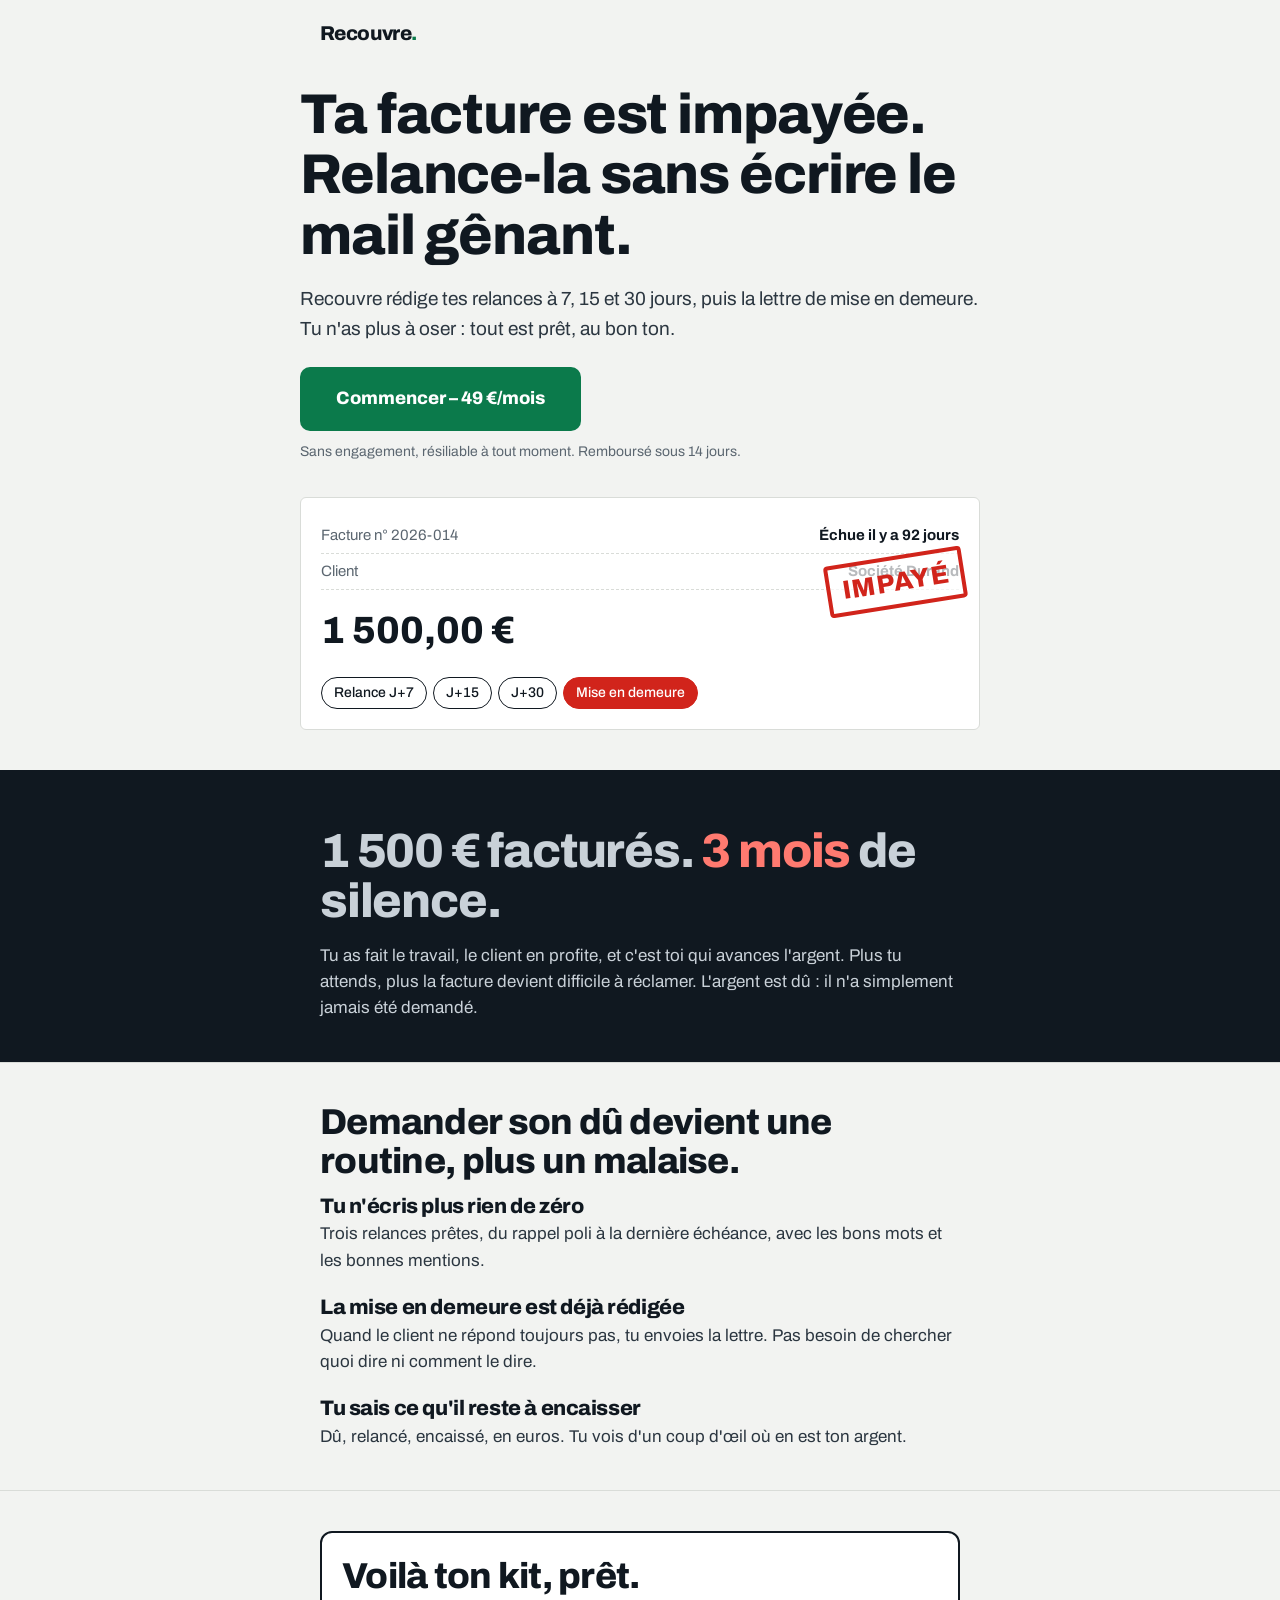
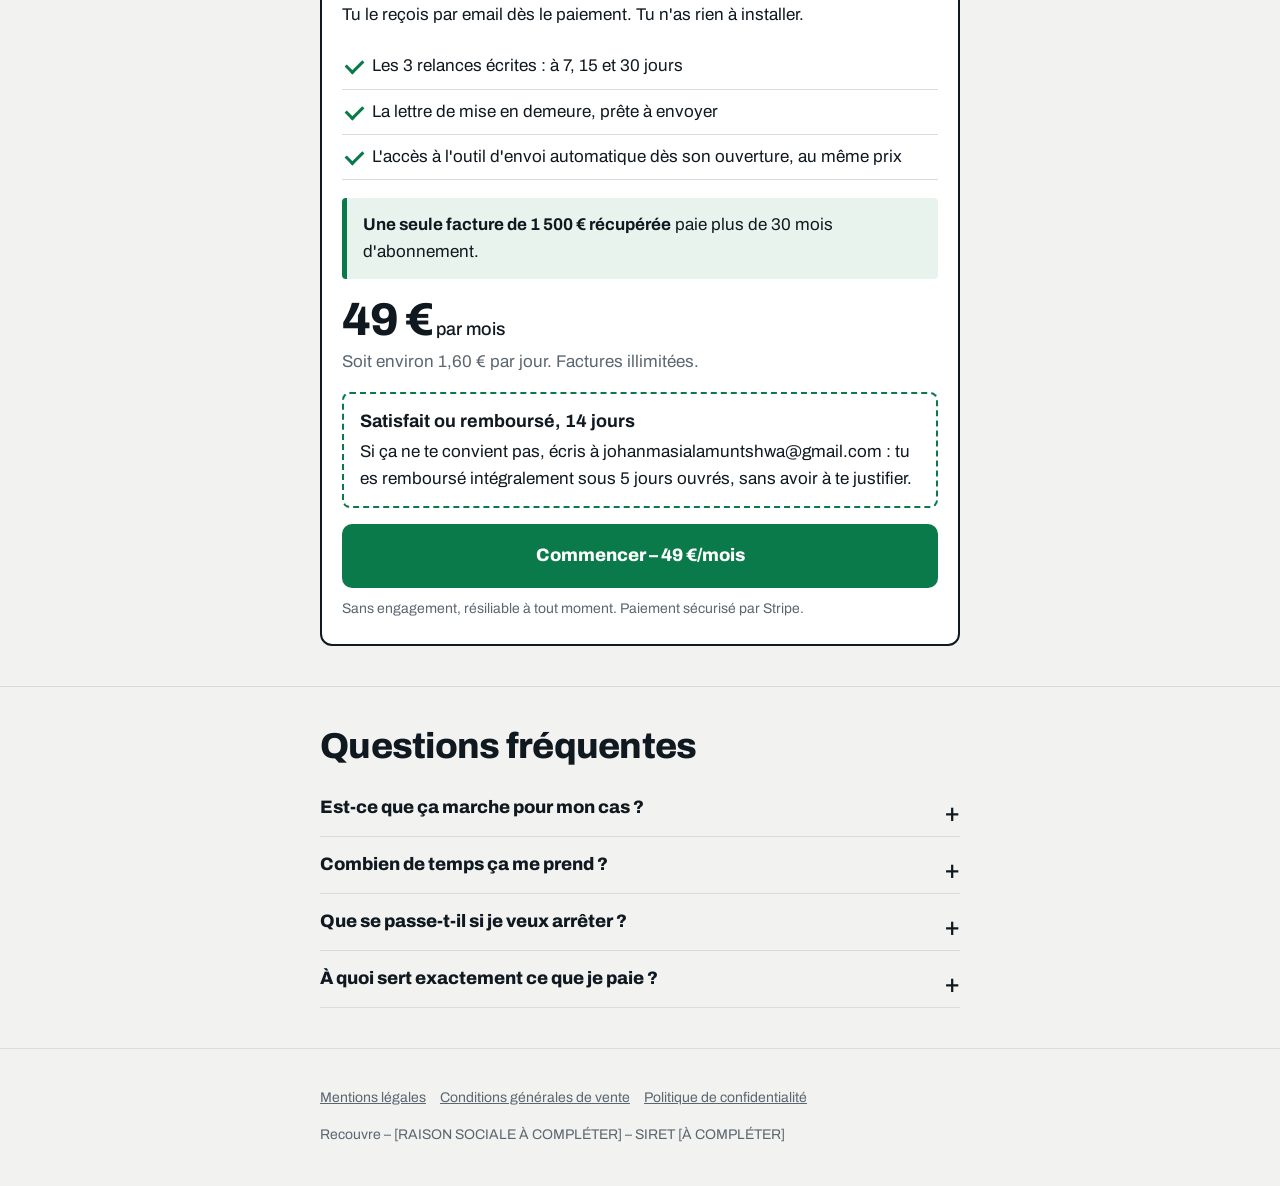
<file: index.html>
<!DOCTYPE html>
<html lang="fr">
<head>
<meta charset="utf-8">
<meta name="viewport" content="width=device-width, initial-scale=1">
<title>Recouvre – Relance tes factures impayées jusqu'à la mise en demeure</title>
<meta name="description" content="Recouvre écrit les relances à 7, 15 et 30 jours puis la mise en demeure. Tu n'as plus à oser. 49 €/mois, sans engagement, remboursé sous 14 jours.">
<meta property="og:type" content="website">
<meta property="og:locale" content="fr_FR">
<meta property="og:title" content="Ta facture est impayée. Relance-la sans écrire le mail gênant.">
<meta property="og:description" content="Relances à 7, 15 et 30 jours, puis mise en demeure prête à envoyer. 49 €/mois, sans engagement.">
<!-- À AJOUTER : <meta property="og:image" content="https://TON-DOMAINE/apercu.png"> (image 1200x630) -->
<meta name="twitter:card" content="summary_large_image">
<link rel="icon" href="data:image/svg+xml,%3Csvg xmlns='http://www.w3.org/2000/svg' viewBox='0 0 32 32'%3E%3Crect width='32' height='32' rx='6' fill='%23101820'/%3E%3Cpath d='M9 17l5 5 9-12' stroke='%2312a05e' stroke-width='4' fill='none'/%3E%3C/svg%3E">
<link rel="preconnect" href="https://fonts.googleapis.com">
<link rel="preconnect" href="https://fonts.gstatic.com" crossorigin>
<link href="https://fonts.googleapis.com/css2?family=Archivo:wght@400;500;800&display=swap" rel="stylesheet">
<style>
:root{--encre:#101820;--papier:#f2f3f1;--blanc:#fff;--gris:#5b6670;--filet:#d9dcd8;--rouge:#d1241b;--vert:#0b7a4b;--vert-fonce:#08623c}
*{box-sizing:border-box;margin:0}
html{scroll-behavior:smooth}
body{font:400 17px/1.55 Archivo,system-ui,-apple-system,"Segoe UI",Arial,sans-serif;color:var(--encre);background:var(--papier);padding-bottom:84px;-webkit-text-size-adjust:100%}
.w{max-width:680px;margin:0 auto;padding:0 20px}
h1,h2,h3{font-weight:800;letter-spacing:-.02em;line-height:1.08}
h1{font-size:clamp(34px,9.5vw,56px)}
h2{font-size:clamp(26px,7vw,36px);margin-bottom:14px}
p+p{margin-top:12px}
header{padding:18px 0}
.logo{font-weight:800;font-size:20px;letter-spacing:-.03em}
.logo i{font-style:normal;color:var(--vert)}
.hero{padding:18px 0 40px}
.hero p.sub{font-size:19px;margin:18px 0 24px;color:#2b3640}
.btn{display:block;width:100%;text-align:center;background:var(--vert);color:#fff;text-decoration:none;font-weight:800;font-size:18px;padding:18px 20px;border-radius:10px;min-height:56px}
.btn:hover,.btn:focus-visible{background:var(--vert-fonce)}
.btn:focus-visible{outline:3px solid var(--encre);outline-offset:3px}
.rassure{font-size:14px;color:var(--gris);margin-top:10px;text-align:center}
.facture{background:var(--blanc);border:1px solid var(--filet);border-radius:6px;padding:20px;margin-top:34px;position:relative;overflow:hidden}
.facture .l{display:flex;justify-content:space-between;gap:12px;font-size:15px;color:var(--gris);padding:6px 0;border-bottom:1px dashed var(--filet)}
.facture .l b{color:var(--encre);font-variant-numeric:tabular-nums}
.facture .tot{font-size:38px;font-weight:800;margin-top:12px;font-variant-numeric:tabular-nums}
.tampon{position:absolute;right:14px;top:58px;transform:rotate(-9deg);border:4px solid var(--rouge);color:var(--rouge);font-weight:800;font-size:26px;padding:2px 12px;border-radius:4px;letter-spacing:.02em;background:rgba(255,255,255,.7)}
.frise{display:flex;gap:6px;margin-top:16px;flex-wrap:wrap}
.frise span{font-size:14px;font-weight:500;border:1.5px solid var(--encre);border-radius:999px;padding:4px 12px}
.frise span:last-child{background:var(--rouge);border-color:var(--rouge);color:#fff}
section{padding:40px 0;border-top:1px solid var(--filet)}
.douleur{background:var(--encre);color:#fff;border:0}
.douleur .gros{font-size:clamp(30px,8.5vw,48px);font-weight:800;line-height:1.05;letter-spacing:-.025em}
.douleur .gros em{font-style:normal;color:#ff7a70}
.douleur p{color:#c9d1d8;margin-top:16px}
.benef{list-style:none;padding:0;display:grid;gap:22px;margin-top:8px}
.benef h3{font-size:21px;margin-bottom:4px}
.benef p{color:#2b3640}
.offre{background:var(--blanc);border:2px solid var(--encre);border-radius:12px;padding:24px 20px}
.offre h2{margin-bottom:6px}
.inclus{list-style:none;padding:0;margin:16px 0}
.inclus li{padding:9px 0 9px 30px;position:relative;border-bottom:1px solid var(--filet)}
.inclus li::before{content:"";position:absolute;left:4px;top:15px;width:14px;height:8px;border-left:3px solid var(--vert);border-bottom:3px solid var(--vert);transform:rotate(-45deg)}
.calc{background:#e7f3ec;border-left:5px solid var(--vert);padding:14px 16px;margin:18px 0;border-radius:4px}
.prix{font-size:46px;font-weight:800;letter-spacing:-.03em;line-height:1}
.prix small{font-size:18px;font-weight:500;letter-spacing:0}
.jour{color:var(--gris);margin:6px 0 16px}
.garantie{border:2px dashed var(--vert);border-radius:8px;padding:14px 16px;margin:16px 0}
.garantie b{display:block;font-size:18px;margin-bottom:4px}
details{border-bottom:1px solid var(--filet);padding:14px 0}
summary{font-weight:800;font-size:18px;cursor:pointer;list-style:none;padding-right:28px;position:relative;min-height:28px}
summary::-webkit-details-marker{display:none}
summary::after{content:"+";position:absolute;right:0;top:-2px;font-size:26px;font-weight:500}
details[open] summary::after{content:"–"}
details p{margin-top:10px;color:#2b3640}
footer{padding:32px 0 40px;font-size:14px;color:var(--gris);border-top:1px solid var(--filet)}
footer a{color:var(--gris);margin-right:14px;display:inline-block;padding:6px 0}
.barre{position:fixed;left:0;right:0;bottom:0;background:var(--papier);border-top:1px solid var(--filet);padding:10px 16px calc(10px + env(safe-area-inset-bottom));z-index:5}
.barre .btn{max-width:680px;margin:0 auto;padding:14px 20px;min-height:52px}
@media (min-width:760px){.barre{display:none}body{padding-bottom:0}.btn{width:auto;display:inline-block;padding:18px 36px}.rassure{text-align:left}.offre .btn{display:block;width:100%}}
@media (prefers-reduced-motion:reduce){html{scroll-behavior:auto}}
</style>
</head>
<body>

<header><div class="w"><span class="logo">Recouvre<i>.</i></span></div></header>

<main>
<div class="w hero">
  <h1>Ta facture est impayée. Relance-la sans écrire le mail gênant.</h1>
  <p class="sub">Recouvre rédige tes relances à 7, 15 et 30 jours, puis la lettre de mise en demeure. Tu n'as plus à oser : tout est prêt, au bon ton.</p>
  <a class="btn" href="https://buy.stripe.com/28E9AU4xQ4yM35B7Dh7Vm01">Commencer – 49 €/mois</a>
  <p class="rassure">Sans engagement, résiliable à tout moment. Remboursé sous 14 jours.</p>

  <div class="facture" aria-hidden="true">
    <div class="l"><span>Facture n° 2026-014</span><b>Échue il y a 92 jours</b></div>
    <div class="l"><span>Client</span><b>Société Durand</b></div>
    <div class="tot">1 500,00 €</div>
    <div class="tampon">IMPAYÉ</div>
    <div class="frise"><span>Relance J+7</span><span>J+15</span><span>J+30</span><span>Mise en demeure</span></div>
  </div>
</div>

<section class="douleur"><div class="w">
  <p class="gros">1 500 € facturés. <em>3 mois</em> de silence.</p>
  <p>Tu as fait le travail, le client en profite, et c'est toi qui avances l'argent. Plus tu attends, plus la facture devient difficile à réclamer. L'argent est dû : il n'a simplement jamais été demandé.</p>
</div></section>

<section><div class="w">
  <h2>Demander son dû devient une routine, plus un malaise.</h2>
  <ul class="benef">
    <li><h3>Tu n'écris plus rien de zéro</h3><p>Trois relances prêtes, du rappel poli à la dernière échéance, avec les bons mots et les bonnes mentions.</p></li>
    <li><h3>La mise en demeure est déjà rédigée</h3><p>Quand le client ne répond toujours pas, tu envoies la lettre. Pas besoin de chercher quoi dire ni comment le dire.</p></li>
    <li><h3>Tu sais ce qu'il reste à encaisser</h3><p>Dû, relancé, encaissé, en euros. Tu vois d'un coup d'œil où en est ton argent.</p></li>
  </ul>
</div></section>

<section id="offre"><div class="w">
  <div class="offre">
    <h2>Voilà ton kit, prêt.</h2>
    <p>Tu le reçois par email dès le paiement. Tu n'as rien à installer.</p>
    <ul class="inclus">
      <li>Les 3 relances écrites : à 7, 15 et 30 jours</li>
      <li>La lettre de mise en demeure, prête à envoyer</li>
      <li>L'accès à l'outil d'envoi automatique dès son ouverture, au même prix</li>
    </ul>
    <p class="calc"><b>Une seule facture de 1 500 € récupérée</b> paie plus de 30 mois d'abonnement.</p>
    <div class="prix">49 €<small> par mois</small></div>
    <p class="jour">Soit environ 1,60 € par jour. Factures illimitées.</p>
    <div class="garantie"><b>Satisfait ou remboursé, 14 jours</b>Si ça ne te convient pas, écris à johanmasialamuntshwa@gmail.com : tu es remboursé intégralement sous 5 jours ouvrés, sans avoir à te justifier.</div>
    <a class="btn" href="https://buy.stripe.com/28E9AU4xQ4yM35B7Dh7Vm01">Commencer – 49 €/mois</a>
    <p class="rassure">Sans engagement, résiliable à tout moment. Paiement sécurisé par Stripe.</p>
  </div>
</div></section>

<section><div class="w">
  <h2>Questions fréquentes</h2>
  <details><summary>Est-ce que ça marche pour mon cas ?</summary><p>Oui si tu factures des professionnels en France : indépendants, petites structures, prestations, missions. Les modèles s'adaptent à ton activité en changeant quelques mots. Si ton client est un particulier, certaines mentions diffèrent : écris-nous avant de payer.</p></details>
  <details><summary>Combien de temps ça me prend ?</summary><p>Environ 5 minutes par facture : tu copies le modèle, tu complètes le montant et l'échéance, tu envoies. L'outil automatique supprimera aussi cette étape.</p></details>
  <details><summary>Que se passe-t-il si je veux arrêter ?</summary><p>Tu écris à johanmasialamuntshwa@gmail.com, ton abonnement s'arrête le jour même, sans frais ni justification. Et pendant 14 jours, tu peux aussi te faire rembourser.</p></details>
  <details><summary>À quoi sert exactement ce que je paie ?</summary><p>Aux modèles de relance et à la mise en demeure que tu reçois tout de suite, puis à l'outil automatique et à ses mises à jour, inclus dans le même abonnement.</p></details>
</div></section>
</main>

<footer><div class="w">
  <a href="/mentions-legales">Mentions légales</a><a href="/cgv">Conditions générales de vente</a><a href="/confidentialite">Politique de confidentialité</a>
  <p style="margin-top:10px">Recouvre – [RAISON SOCIALE À COMPLÉTER] – SIRET [À COMPLÉTER]</p>
</div></footer>

<div class="barre"><a class="btn" href="https://buy.stripe.com/28E9AU4xQ4yM35B7Dh7Vm01">Commencer – 49 €/mois</a></div>

<!-- Mesure d'audience : coller ici le script Plausible ou Umami (étape suivante) -->
</body>
</html>
</file>
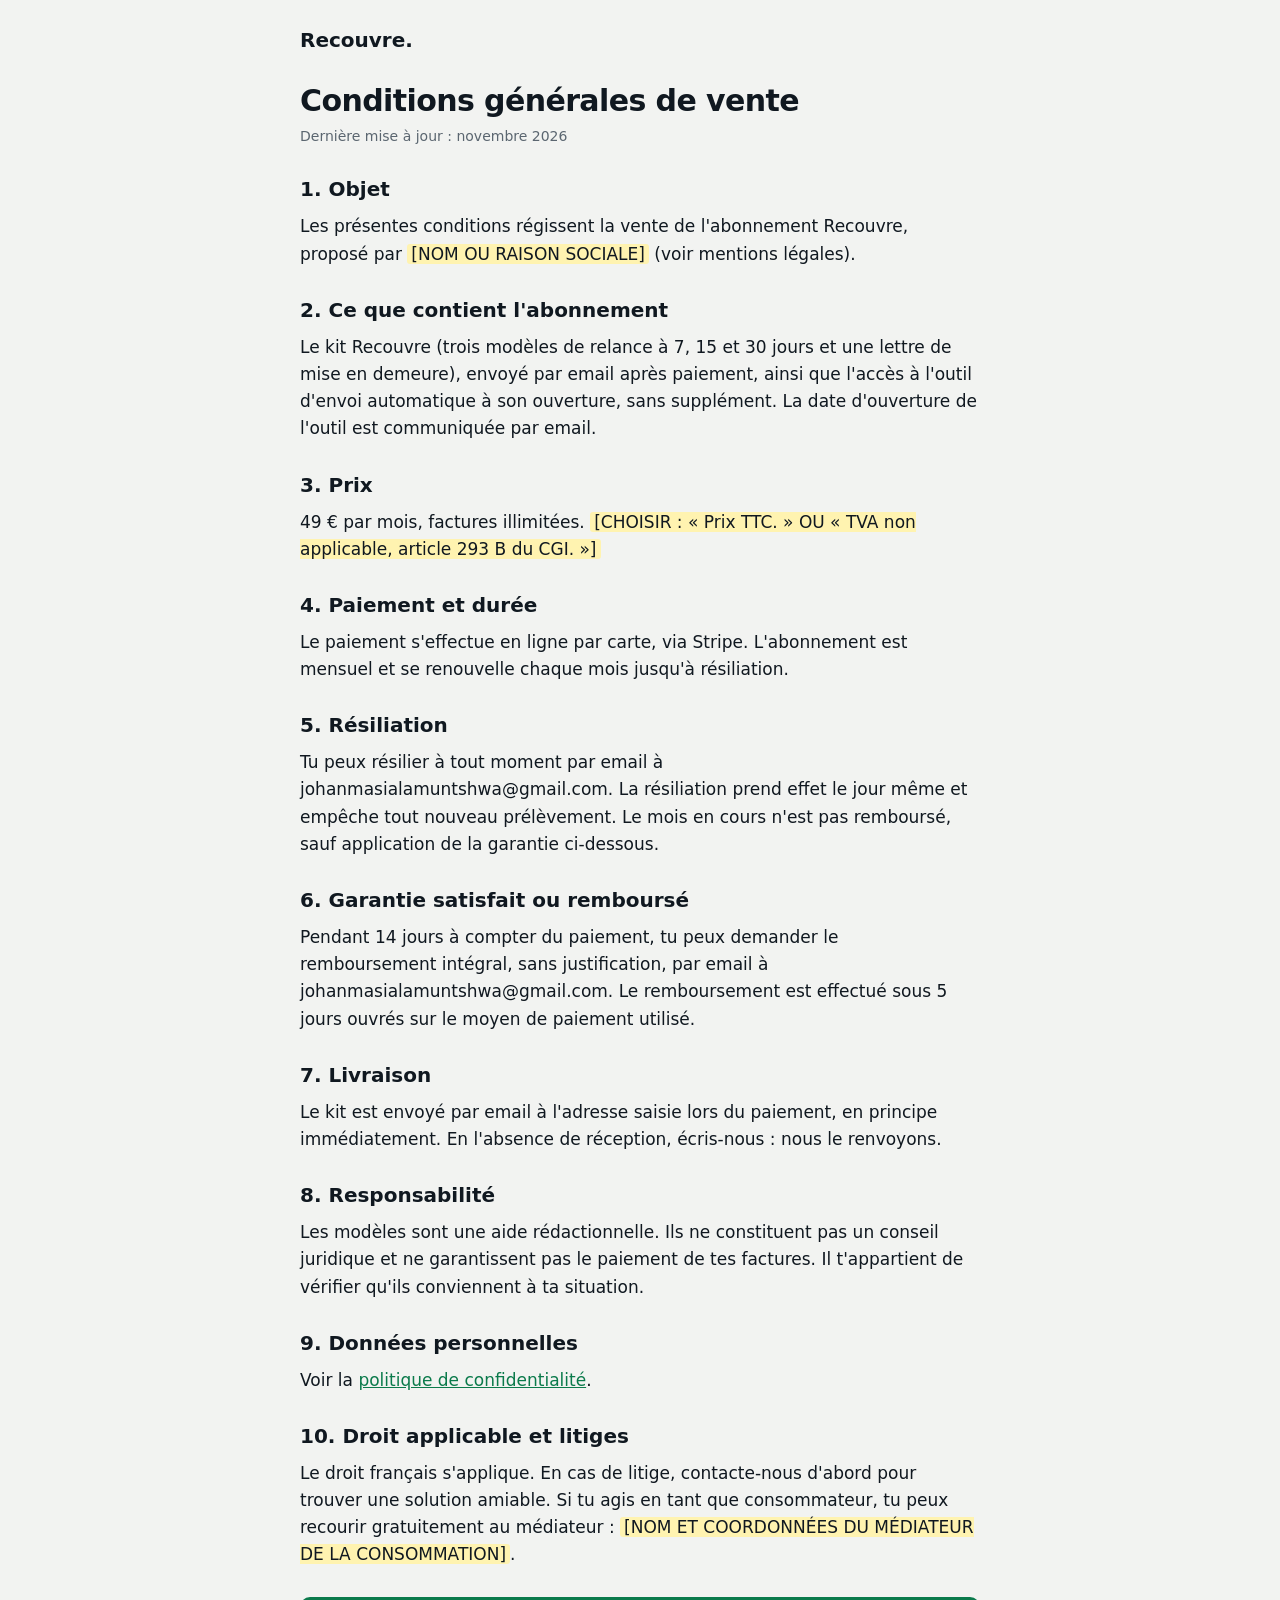
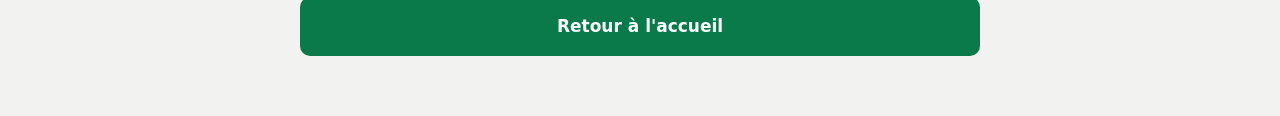
<file: cgv.html>
<!DOCTYPE html><html lang="fr"><head><meta charset="utf-8"><meta name="viewport" content="width=device-width, initial-scale=1"><title>Conditions générales de vente – Recouvre</title><meta name="robots" content="noindex"><link rel="stylesheet" href="/legal.css"></head><body><main><a class="logo" href="/">Recouvre.</a><h1>Conditions générales de vente</h1><p class="maj">Dernière mise à jour : novembre 2026</p>
<h2>1. Objet</h2><p>Les présentes conditions régissent la vente de l'abonnement Recouvre, proposé par <span class="todo">[NOM OU RAISON SOCIALE]</span> (voir mentions légales).</p>
<h2>2. Ce que contient l'abonnement</h2><p>Le kit Recouvre (trois modèles de relance à 7, 15 et 30 jours et une lettre de mise en demeure), envoyé par email après paiement, ainsi que l'accès à l'outil d'envoi automatique à son ouverture, sans supplément. La date d'ouverture de l'outil est communiquée par email.</p>
<h2>3. Prix</h2><p>49 € par mois, factures illimitées. <span class="todo">[CHOISIR : « Prix TTC. » OU « TVA non applicable, article 293 B du CGI. »]</span></p>
<h2>4. Paiement et durée</h2><p>Le paiement s'effectue en ligne par carte, via Stripe. L'abonnement est mensuel et se renouvelle chaque mois jusqu'à résiliation.</p>
<h2>5. Résiliation</h2><p>Tu peux résilier à tout moment par email à johanmasialamuntshwa@gmail.com. La résiliation prend effet le jour même et empêche tout nouveau prélèvement. Le mois en cours n'est pas remboursé, sauf application de la garantie ci-dessous.</p>
<h2>6. Garantie satisfait ou remboursé</h2><p>Pendant 14 jours à compter du paiement, tu peux demander le remboursement intégral, sans justification, par email à johanmasialamuntshwa@gmail.com. Le remboursement est effectué sous 5 jours ouvrés sur le moyen de paiement utilisé.</p>
<h2>7. Livraison</h2><p>Le kit est envoyé par email à l'adresse saisie lors du paiement, en principe immédiatement. En l'absence de réception, écris-nous : nous le renvoyons.</p>
<h2>8. Responsabilité</h2><p>Les modèles sont une aide rédactionnelle. Ils ne constituent pas un conseil juridique et ne garantissent pas le paiement de tes factures. Il t'appartient de vérifier qu'ils conviennent à ta situation.</p>
<h2>9. Données personnelles</h2><p>Voir la <a href="/confidentialite">politique de confidentialité</a>.</p>
<h2>10. Droit applicable et litiges</h2><p>Le droit français s'applique. En cas de litige, contacte-nous d'abord pour trouver une solution amiable. Si tu agis en tant que consommateur, tu peux recourir gratuitement au médiateur : <span class="todo">[NOM ET COORDONNÉES DU MÉDIATEUR DE LA CONSOMMATION]</span>.</p><a class="btn" href="/">Retour à l'accueil</a></main></body></html>
</file>
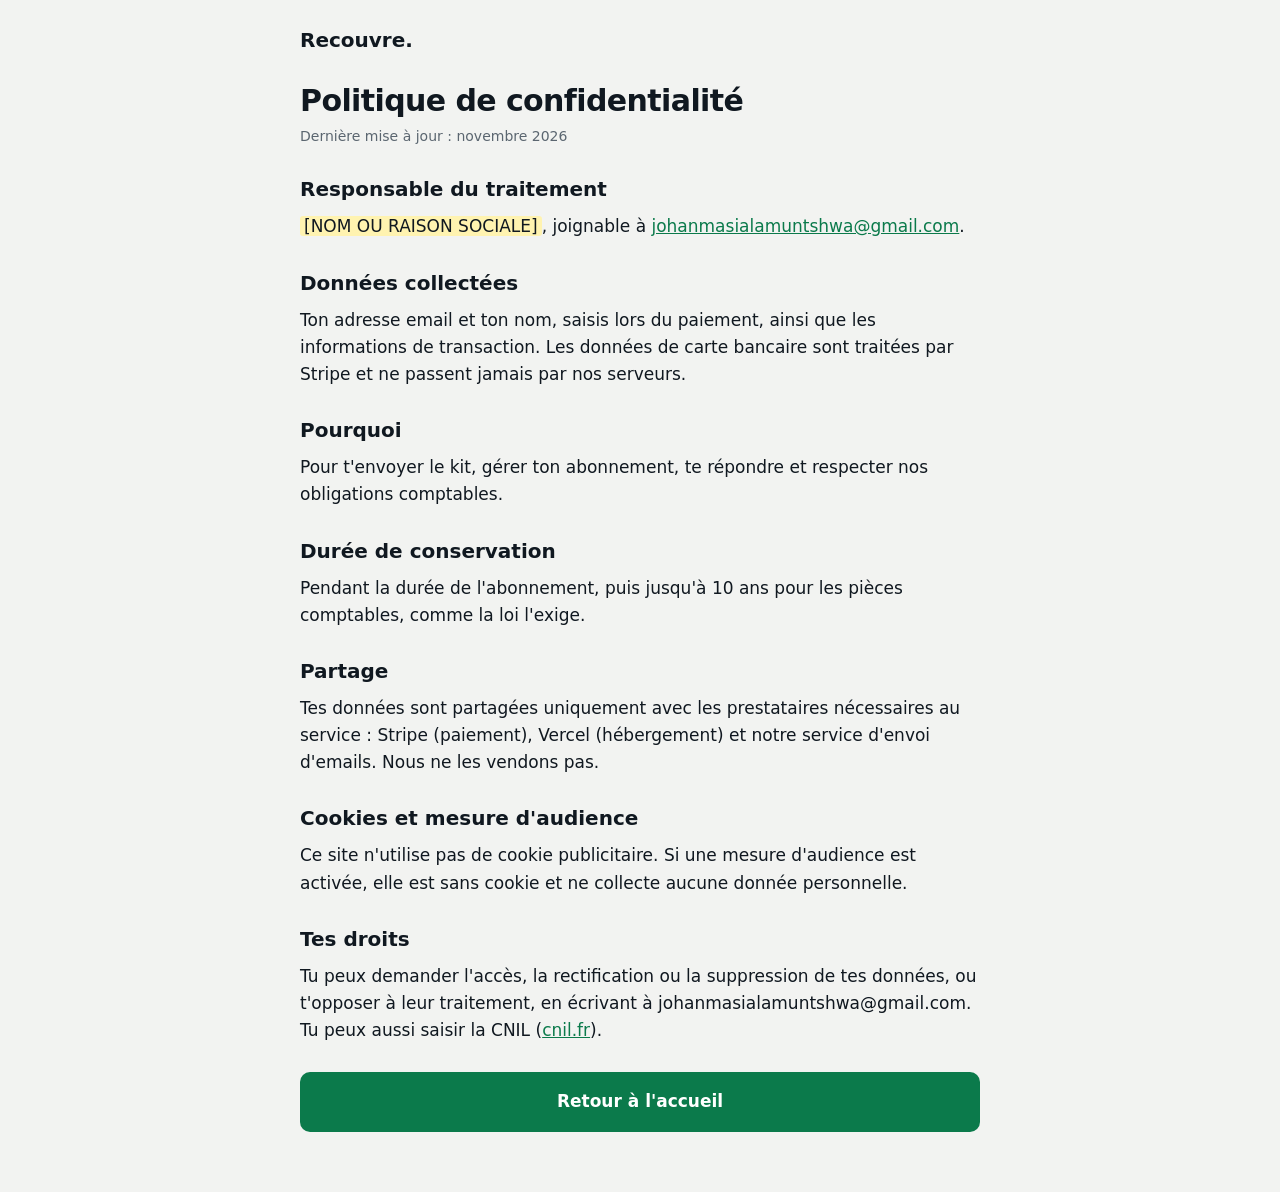
<file: confidentialite.html>
<!DOCTYPE html><html lang="fr"><head><meta charset="utf-8"><meta name="viewport" content="width=device-width, initial-scale=1"><title>Politique de confidentialité – Recouvre</title><meta name="robots" content="noindex"><link rel="stylesheet" href="/legal.css"></head><body><main><a class="logo" href="/">Recouvre.</a><h1>Politique de confidentialité</h1><p class="maj">Dernière mise à jour : novembre 2026</p>
<h2>Responsable du traitement</h2><p><span class="todo">[NOM OU RAISON SOCIALE]</span>, joignable à <a href="mailto:johanmasialamuntshwa@gmail.com">johanmasialamuntshwa@gmail.com</a>.</p>
<h2>Données collectées</h2><p>Ton adresse email et ton nom, saisis lors du paiement, ainsi que les informations de transaction. Les données de carte bancaire sont traitées par Stripe et ne passent jamais par nos serveurs.</p>
<h2>Pourquoi</h2><p>Pour t'envoyer le kit, gérer ton abonnement, te répondre et respecter nos obligations comptables.</p>
<h2>Durée de conservation</h2><p>Pendant la durée de l'abonnement, puis jusqu'à 10 ans pour les pièces comptables, comme la loi l'exige.</p>
<h2>Partage</h2><p>Tes données sont partagées uniquement avec les prestataires nécessaires au service : Stripe (paiement), Vercel (hébergement) et notre service d'envoi d'emails. Nous ne les vendons pas.</p>
<h2>Cookies et mesure d'audience</h2><p>Ce site n'utilise pas de cookie publicitaire. Si une mesure d'audience est activée, elle est sans cookie et ne collecte aucune donnée personnelle.</p>
<h2>Tes droits</h2><p>Tu peux demander l'accès, la rectification ou la suppression de tes données, ou t'opposer à leur traitement, en écrivant à johanmasialamuntshwa@gmail.com. Tu peux aussi saisir la CNIL (<a href="https://www.cnil.fr">cnil.fr</a>).</p><a class="btn" href="/">Retour à l'accueil</a></main></body></html>
</file>
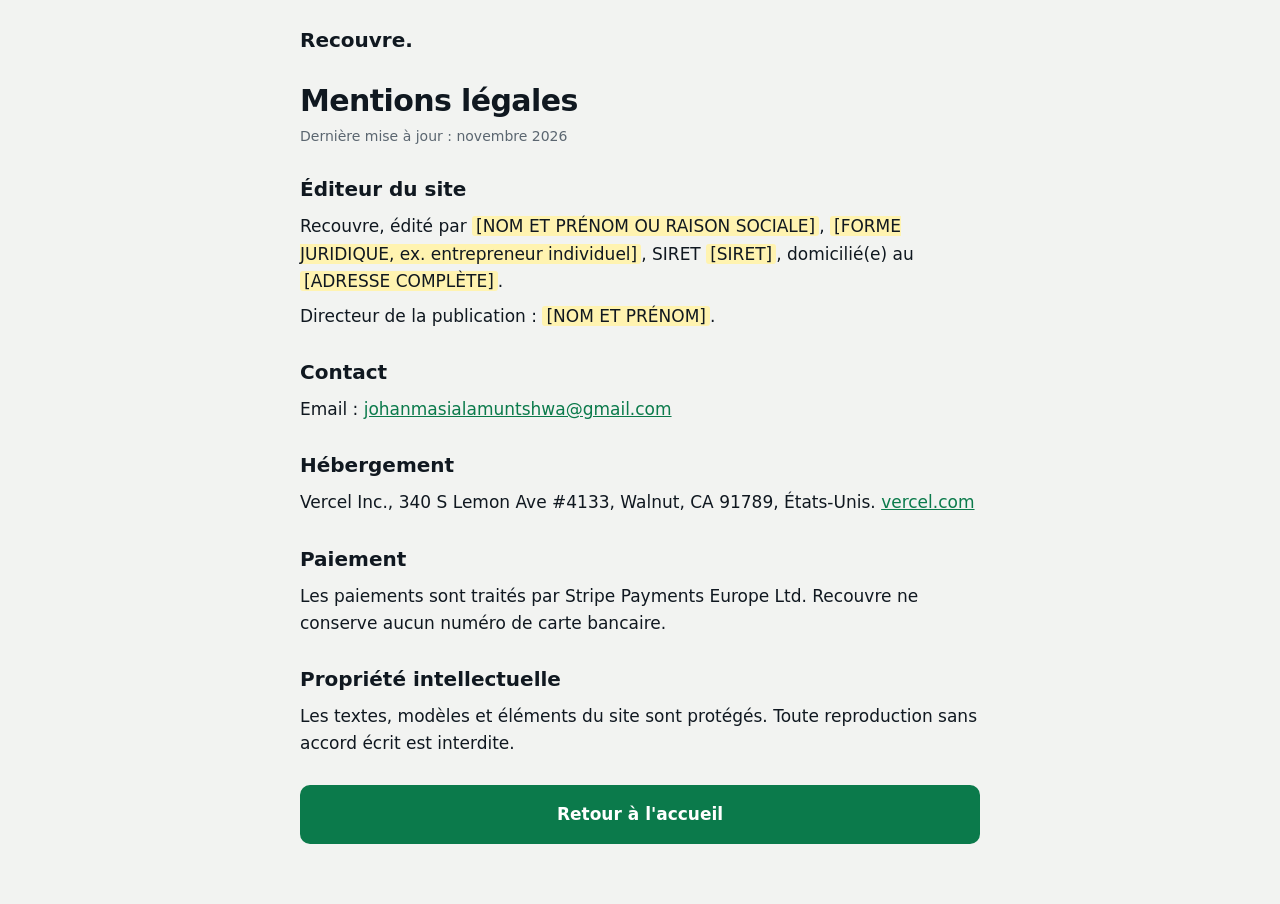
<file: mentions-legales.html>
<!DOCTYPE html><html lang="fr"><head><meta charset="utf-8"><meta name="viewport" content="width=device-width, initial-scale=1"><title>Mentions légales – Recouvre</title><meta name="robots" content="noindex"><link rel="stylesheet" href="/legal.css"></head><body><main><a class="logo" href="/">Recouvre.</a><h1>Mentions légales</h1><p class="maj">Dernière mise à jour : novembre 2026</p>
<h2>Éditeur du site</h2><p>Recouvre, édité par <span class="todo">[NOM ET PRÉNOM OU RAISON SOCIALE]</span>, <span class="todo">[FORME JURIDIQUE, ex. entrepreneur individuel]</span>, SIRET <span class="todo">[SIRET]</span>, domicilié(e) au <span class="todo">[ADRESSE COMPLÈTE]</span>.</p>
<p>Directeur de la publication : <span class="todo">[NOM ET PRÉNOM]</span>.</p>
<h2>Contact</h2><p>Email : <a href="mailto:johanmasialamuntshwa@gmail.com">johanmasialamuntshwa@gmail.com</a></p>
<h2>Hébergement</h2><p>Vercel Inc., 340 S Lemon Ave #4133, Walnut, CA 91789, États-Unis. <a href="https://vercel.com">vercel.com</a></p>
<h2>Paiement</h2><p>Les paiements sont traités par Stripe Payments Europe Ltd. Recouvre ne conserve aucun numéro de carte bancaire.</p>
<h2>Propriété intellectuelle</h2><p>Les textes, modèles et éléments du site sont protégés. Toute reproduction sans accord écrit est interdite.</p><a class="btn" href="/">Retour à l'accueil</a></main></body></html>
</file>
<file: legal.css>
*{box-sizing:border-box;margin:0}body{font:400 17px/1.6 system-ui,-apple-system,"Segoe UI",Arial,sans-serif;color:#101820;background:#f2f3f1;padding:24px 20px 60px}
main{max-width:680px;margin:0 auto}a{color:#0b7a4b}.logo{font-weight:800;font-size:20px;text-decoration:none;color:#101820}
h1{font-size:30px;line-height:1.1;margin:28px 0 8px;letter-spacing:-.02em}h2{font-size:20px;margin:26px 0 6px}p{margin-top:8px}
.todo{background:#fff3b0;padding:0 4px;border-radius:3px}.maj{color:#5b6670;font-size:14px}
.btn{display:block;text-align:center;background:#0b7a4b;color:#fff;font-weight:800;text-decoration:none;padding:16px;border-radius:10px;margin-top:28px}
</file>
